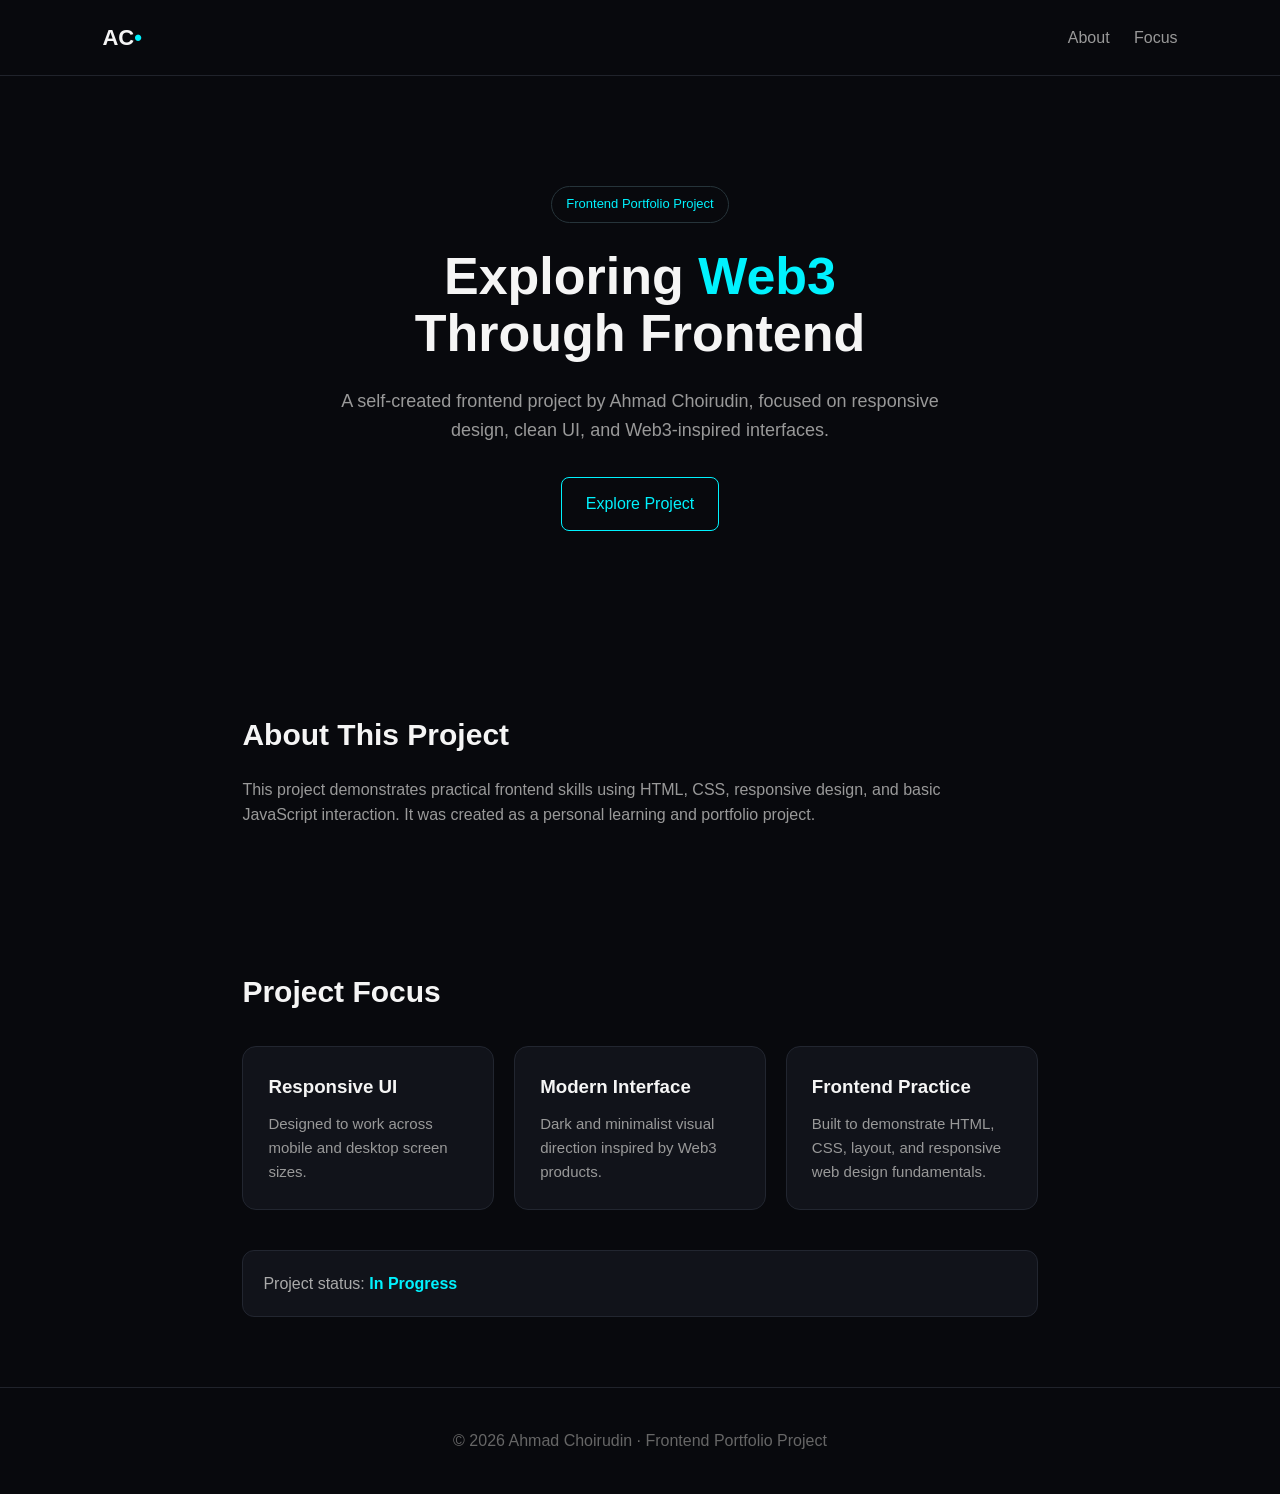
<file: web3-demo.html>
<!DOCTYPE html>
<html lang="en">
<head>
  <meta charset="UTF-8">
  <meta name="viewport" content="width=device-width, initial-scale=1.0">

  <title>Web3 Frontend Demo | Ahmad Choirudin</title>

  <meta name="description"
    content="A self-created Web3-inspired frontend project by Ahmad Choirudin.">

  <style>
    * {
      box-sizing: border-box;
      margin: 0;
      padding: 0;
    }

    html {
      scroll-behavior: smooth;
    }

    body {
      font-family: Arial, sans-serif;
      background: #08090d;
      color: #f5f5f5;
      line-height: 1.6;
    }

    nav {
      display: flex;
      justify-content: space-between;
      align-items: center;
      padding: 20px 8%;
      border-bottom: 1px solid #20232b;
    }

    .logo {
      font-size: 22px;
      font-weight: bold;
    }

    .logo span {
      color: #00f2fe;
    }

    nav a {
      color: #999;
      text-decoration: none;
      margin-left: 20px;
      transition: 0.2s;
    }

    nav a:hover {
      color: #00f2fe;
    }

    .hero {
      max-width: 1000px;
      margin: auto;
      padding: 110px 8%;
      text-align: center;
    }

    .badge {
      display: inline-block;
      padding: 7px 14px;
      border: 1px solid #26343a;
      border-radius: 30px;
      color: #00f2fe;
      font-size: 13px;
      margin-bottom: 25px;
    }

    .hero h1 {
      font-size: 52px;
      line-height: 1.1;
      margin-bottom: 25px;
    }

    .hero h1 span {
      color: #00f2fe;
    }

    .hero p {
      max-width: 650px;
      margin: auto;
      color: #999;
      font-size: 18px;
    }

    .button {
      display: inline-block;
      margin-top: 32px;
      padding: 13px 24px;
      border: 1px solid #00f2fe;
      border-radius: 8px;
      color: #00f2fe;
      text-decoration: none;
      transition: 0.2s;
    }

    .button:hover {
      background: #00f2fe;
      color: #08090d;
    }

    .section {
      max-width: 1000px;
      margin: auto;
      padding: 70px 8%;
    }

    .section h2 {
      font-size: 30px;
      margin-bottom: 18px;
    }

    .section > p {
      color: #999;
      max-width: 700px;
    }

    .cards {
      display: grid;
      grid-template-columns: repeat(3, 1fr);
      gap: 20px;
      margin-top: 30px;
    }

    .card {
      background: #11131a;
      border: 1px solid #222630;
      border-radius: 14px;
      padding: 25px;
      transition: 0.2s;
    }

    .card:hover {
      transform: translateY(-5px);
      border-color: #00f2fe;
    }

    .card h3 {
      margin-bottom: 10px;
    }

    .card p {
      color: #999;
      font-size: 15px;
    }

    .status {
      margin-top: 40px;
      padding: 20px;
      background: #11131a;
      border: 1px solid #222630;
      border-radius: 12px;
      color: #aaa;
    }

    .status strong {
      color: #00f2fe;
    }

    footer {
      text-align: center;
      padding: 40px 20px;
      color: #666;
      border-top: 1px solid #20232b;
    }

    @media (max-width: 700px) {
      nav {
        flex-direction: column;
        gap: 12px;
      }

      nav a {
        margin: 0 8px;
      }

      .hero {
        padding: 80px 8%;
      }

      .hero h1 {
        font-size: 38px;
      }

      .cards {
        grid-template-columns: 1fr;
      }
    }
  </style>
</head>

<body>

  <nav>
    <div class="logo">AC<span>•</span></div>

    <div>
      <a href="#about">About</a>
      <a href="#focus">Focus</a>
    </div>
  </nav>

  <section class="hero">
    <div class="badge">Frontend Portfolio Project</div>

    <h1>
      Exploring <span>Web3</span><br>
      Through Frontend
    </h1>

    <p>
      A self-created frontend project by Ahmad Choirudin,
      focused on responsive design, clean UI, and Web3-inspired interfaces.
    </p>

    <a class="button" href="#focus">Explore Project</a>
  </section>

  <section class="section" id="about">
    <h2>About This Project</h2>

    <p>
      This project demonstrates practical frontend skills using HTML,
      CSS, responsive design, and basic JavaScript interaction.
      It was created as a personal learning and portfolio project.
    </p>
  </section>

  <section class="section" id="focus">
    <h2>Project Focus</h2>

    <div class="cards">

      <div class="card">
        <h3>Responsive UI</h3>
        <p>
          Designed to work across mobile and desktop screen sizes.
        </p>
      </div>

      <div class="card">
        <h3>Modern Interface</h3>
        <p>
          Dark and minimalist visual direction inspired by Web3 products.
        </p>
      </div>

      <div class="card">
        <h3>Frontend Practice</h3>
        <p>
          Built to demonstrate HTML, CSS, layout, and responsive
          web design fundamentals.
        </p>
      </div>

    </div>

    <div class="status">
      Project status: <strong>In Progress</strong>
    </div>
  </section>

  <footer>
    © 2026 Ahmad Choirudin · Frontend Portfolio Project
  </footer>

</body>
</html>
</file>
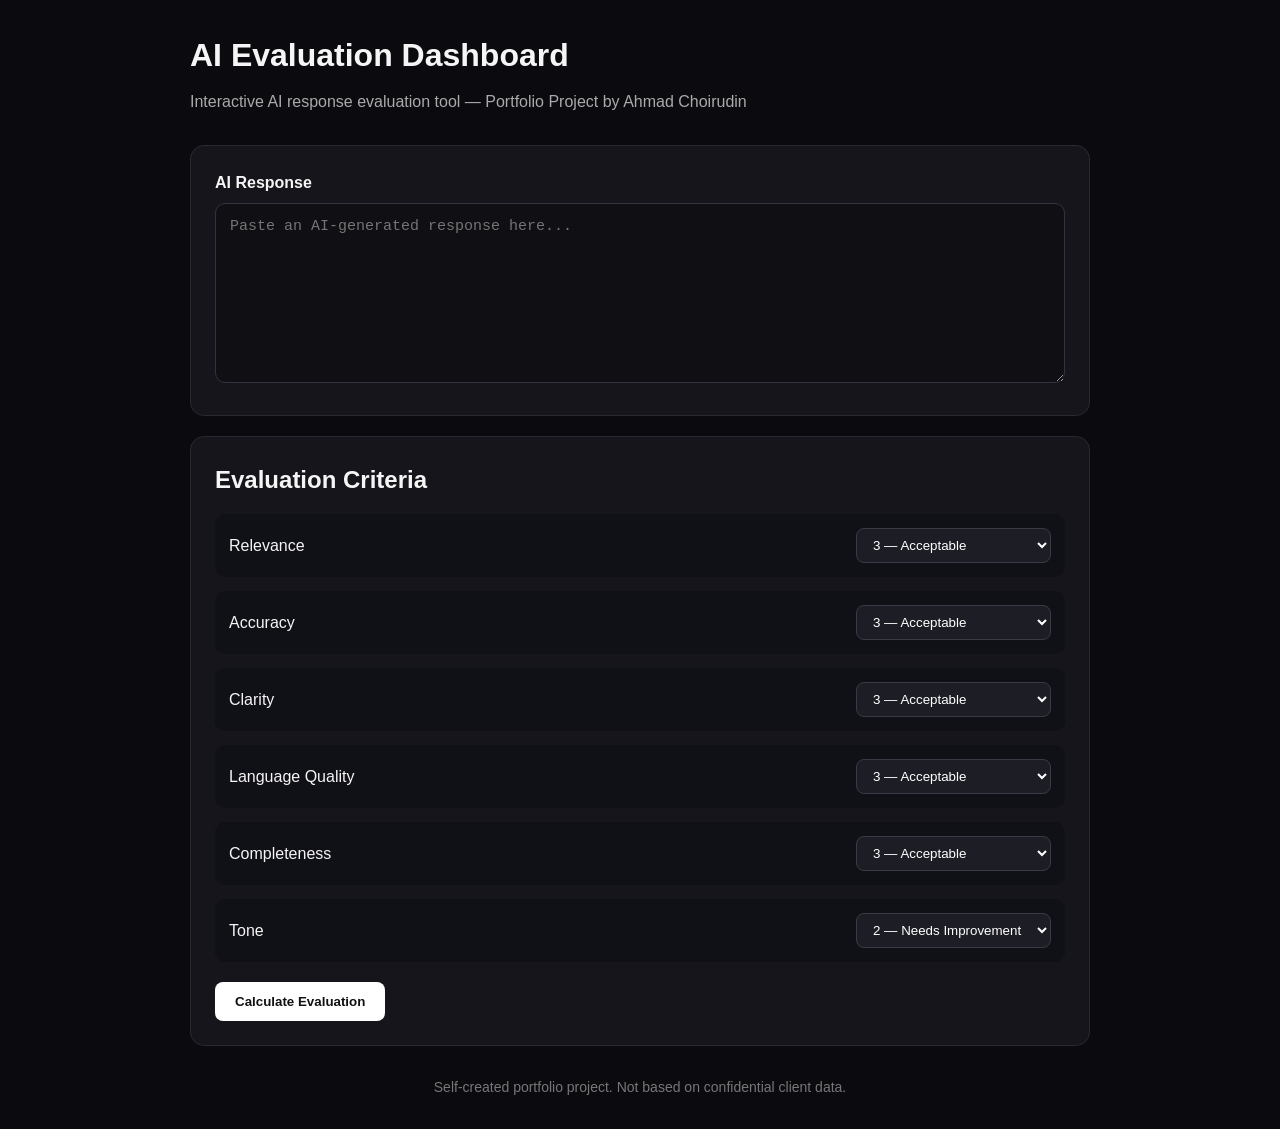
<file: ai-evaluation/dashboard.html>
<!DOCTYPE html>
<html lang="en">
<head>
  <meta charset="UTF-8">
  <meta name="viewport" content="width=device-width, initial-scale=1.0">
  <title>AI Evaluation Dashboard | Ahmad Choirudin</title>

  <style>
    * {
      box-sizing: border-box;
      margin: 0;
      padding: 0;
    }

    body {
      font-family: Arial, sans-serif;
      background: #0b0b0f;
      color: #f5f5f5;
      line-height: 1.6;
      padding: 30px 20px;
    }

    .container {
      max-width: 900px;
      margin: auto;
    }

    header {
      margin-bottom: 30px;
    }

    h1 {
      font-size: 32px;
      margin-bottom: 8px;
    }

    .subtitle {
      color: #aaa;
    }

    .card {
      background: #15151b;
      border: 1px solid #292933;
      border-radius: 14px;
      padding: 24px;
      margin-bottom: 20px;
    }

    label {
      display: block;
      margin-bottom: 8px;
      font-weight: bold;
    }

    textarea {
      width: 100%;
      min-height: 180px;
      background: #0f0f14;
      color: #fff;
      border: 1px solid #33333d;
      border-radius: 10px;
      padding: 14px;
      resize: vertical;
      font-size: 15px;
    }

    .criteria {
      display: grid;
      gap: 14px;
      margin-top: 15px;
    }

    .criterion {
      display: flex;
      align-items: center;
      justify-content: space-between;
      gap: 20px;
      padding: 14px;
      background: #101017;
      border-radius: 10px;
    }

    select {
      background: #1d1d25;
      color: white;
      border: 1px solid #3a3a46;
      border-radius: 8px;
      padding: 8px 12px;
    }

    button {
      margin-top: 20px;
      padding: 12px 20px;
      border: none;
      border-radius: 8px;
      background: white;
      color: #111;
      font-weight: bold;
      cursor: pointer;
    }

    button:hover {
      opacity: 0.85;
    }

    .result {
      margin-top: 20px;
      padding: 20px;
      border-radius: 10px;
      background: #101017;
      display: none;
    }

    .score {
      font-size: 28px;
      font-weight: bold;
      margin-bottom: 8px;
    }

    .footer {
      margin-top: 30px;
      color: #777;
      font-size: 14px;
      text-align: center;
    }
  </style>
</head>

<body>

  <div class="container">

    <header>
      <h1>AI Evaluation Dashboard</h1>
      <p class="subtitle">
        Interactive AI response evaluation tool — Portfolio Project by Ahmad Choirudin
      </p>
    </header>

    <section class="card">
      <label for="response">AI Response</label>

      <textarea
        id="response"
        placeholder="Paste an AI-generated response here..."
      ></textarea>
    </section>

    <section class="card">

      <h2>Evaluation Criteria</h2>

      <div class="criteria">

        <div class="criterion">
          <span>Relevance</span>
          <select class="rating">
            <option value="1">1 — Poor</option>
            <option value="2">2 — Needs Improvement</option>
            <option value="3" selected>3 — Acceptable</option>
            <option value="4">4 — Good</option>
            <option value="5">5 — Excellent</option>
          </select>
        </div>

        <div class="criterion">
          <span>Accuracy</span>
          <select class="rating">
            <option value="1">1 — Poor</option>
            <option value="2">2 — Needs Improvement</option>
            <option value="3" selected>3 — Acceptable</option>
            <option value="4">4 — Good</option>
            <option value="5">5 — Excellent</option>
          </select>
        </div>

        <div class="criterion">
          <span>Clarity</span>
          <select class="rating">
            <option value="1">1 — Poor</option>
            <option value="2">2 — Needs Improvement</option>
            <option value="3" selected>3 — Acceptable</option>
            <option value="4">4 — Good</option>
            <option value="5">5 — Excellent</option>
          </select>
        </div>

        <div class="criterion">
          <span>Language Quality</span>
          <select class="rating">
            <option value="1">1 — Poor</option>
            <option value="2">2 — Needs Improvement</option>
            <option value="3" selected>3 — Acceptable</option>
            <option value="4">4 — Good</option>
            <option value="5">5 — Excellent</option>
          </select>
        </div>

        <div class="criterion">
          <span>Completeness</span>
          <select class="rating">
            <option value="1">1 — Poor</option>
            <option value="2">2 — Needs Improvement</option>
            <option value="3" selected>3 — Acceptable</option>
            <option value="4">4 — Good</option>
            <option value="5">5 — Excellent</option>
          </select>
        </div>

        <div class="criterion">
          <span>Tone</span>
          <select class="rating">
            <option value="1">1 — Poor</option>
            <option value="2" selected>2 — Needs Improvement</option>
            <option value="3">3 — Acceptable</option>
            <option value="4">4 — Good</option>
            <option value="5">5 — Excellent</option>
          </select>
        </div>

      </div>

      <button onclick="calculateScore()">Calculate Evaluation</button>

      <div class="result" id="result">
        <div class="score" id="score"></div>
        <p id="assessment"></p>
      </div>

    </section>

    <p class="footer">
      Self-created portfolio project. Not based on confidential client data.
    </p>

  </div>

  <script>
    function calculateScore() {
      const ratings = document.querySelectorAll(".rating");

      let total = 0;

      ratings.forEach(rating => {
        total += Number(rating.value);
      });

      const average = total / ratings.length;

      document.getElementById("result").style.display = "block";

      document.getElementById("score").textContent =
        `Average Score: ${average.toFixed(2)} / 5`;

      let assessment = "";

      if (average >= 4) {
        assessment = "Overall quality: Strong.";
      } else if (average >= 3) {
        assessment = "Overall quality: Acceptable, with room for improvement.";
      } else {
        assessment = "Overall quality: Needs significant improvement.";
      }

      document.getElementById("assessment").textContent = assessment;
    }
  </script>

</body>
  </html>
</file>
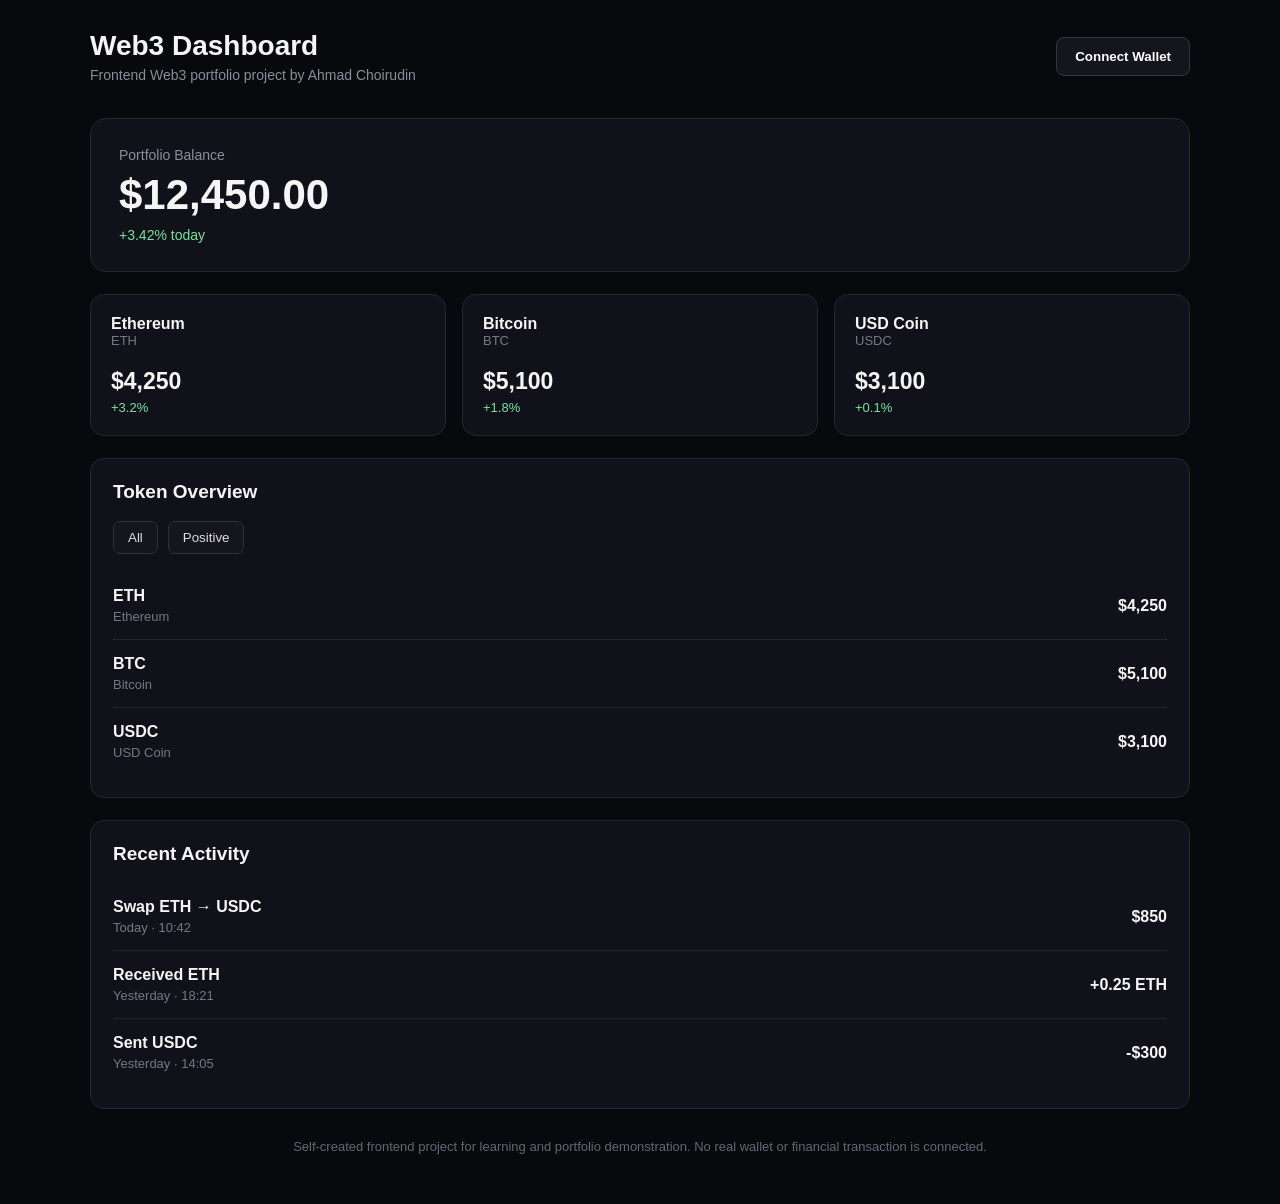
<file: frontend/web3-dashboard.html>
<!DOCTYPE html>
<html lang="en">
<head>
  <meta charset="UTF-8">
  <meta name="viewport" content="width=device-width, initial-scale=1.0">

  <title>Web3 Dashboard | Ahmad Choirudin</title>

  <style>
    * {
      box-sizing: border-box;
      margin: 0;
      padding: 0;
    }

    body {
      font-family: Arial, sans-serif;
      background: #08090d;
      color: #f5f5f5;
      min-height: 100vh;
    }

    .container {
      width: min(1100px, 92%);
      margin: auto;
      padding: 30px 0 50px;
    }

    header {
      display: flex;
      justify-content: space-between;
      align-items: center;
      gap: 20px;
      margin-bottom: 35px;
    }

    .brand h1 {
      font-size: 28px;
      margin-bottom: 5px;
    }

    .brand p {
      color: #8d8d98;
      font-size: 14px;
    }

    .wallet-btn {
      border: 1px solid #353541;
      background: #15161d;
      color: white;
      padding: 11px 18px;
      border-radius: 8px;
      cursor: pointer;
      font-weight: bold;
    }

    .wallet-btn:hover {
      background: #20212a;
    }

    .hero {
      background: #111219;
      border: 1px solid #252630;
      border-radius: 16px;
      padding: 28px;
      margin-bottom: 22px;
    }

    .hero-label {
      color: #8d8d98;
      font-size: 14px;
      margin-bottom: 8px;
    }

    .balance {
      font-size: 42px;
      font-weight: bold;
      margin-bottom: 8px;
    }

    .change {
      font-size: 14px;
    }

    .positive {
      color: #72e6a1;
    }

    .grid {
      display: grid;
      grid-template-columns: repeat(3, 1fr);
      gap: 16px;
      margin-bottom: 22px;
    }

    .token {
      background: #111219;
      border: 1px solid #252630;
      border-radius: 14px;
      padding: 20px;
    }

    .token-top {
      display: flex;
      justify-content: space-between;
      margin-bottom: 20px;
    }

    .token-name {
      font-weight: bold;
    }

    .token-symbol {
      color: #777783;
      font-size: 13px;
    }

    .token-price {
      font-size: 23px;
      font-weight: bold;
      margin-bottom: 5px;
    }

    .token-change {
      font-size: 13px;
    }

    .section {
      background: #111219;
      border: 1px solid #252630;
      border-radius: 14px;
      padding: 22px;
      margin-bottom: 22px;
    }

    .section h2 {
      font-size: 19px;
      margin-bottom: 18px;
    }

    .activity {
      display: flex;
      justify-content: space-between;
      align-items: center;
      gap: 15px;
      padding: 15px 0;
      border-bottom: 1px solid #24252d;
    }

    .activity:last-child {
      border-bottom: none;
    }

    .activity-title {
      font-weight: bold;
      margin-bottom: 4px;
    }

    .activity-meta {
      color: #777783;
      font-size: 13px;
    }

    .activity-value {
      font-weight: bold;
      text-align: right;
    }

    .filter {
      display: flex;
      gap: 10px;
      margin-bottom: 18px;
      flex-wrap: wrap;
    }

    .filter button {
      background: #15161d;
      border: 1px solid #30313b;
      color: #ddd;
      padding: 8px 14px;
      border-radius: 7px;
      cursor: pointer;
    }

    .filter button:hover {
      background: #20212a;
    }

    footer {
      text-align: center;
      color: #666672;
      font-size: 13px;
      margin-top: 30px;
    }

    .modal {
      display: none;
      position: fixed;
      inset: 0;
      background: rgba(0, 0, 0, 0.75);
      align-items: center;
      justify-content: center;
      padding: 20px;
    }

    .modal-box {
      width: min(400px, 100%);
      background: #15161d;
      border: 1px solid #30313b;
      border-radius: 14px;
      padding: 24px;
    }

    .modal-box h2 {
      margin-bottom: 10px;
    }

    .modal-box p {
      color: #9999a5;
      font-size: 14px;
      margin-bottom: 18px;
    }

    .wallet-option {
      width: 100%;
      background: #0d0e13;
      color: white;
      border: 1px solid #30313b;
      padding: 13px;
      border-radius: 8px;
      margin-bottom: 10px;
      cursor: pointer;
      text-align: left;
    }

    .close-btn {
      width: 100%;
      padding: 11px;
      margin-top: 5px;
      background: transparent;
      color: #aaa;
      border: 1px solid #30313b;
      border-radius: 8px;
      cursor: pointer;
    }

    @media (max-width: 750px) {
      header {
        flex-direction: column;
        align-items: flex-start;
      }

      .grid {
        grid-template-columns: 1fr;
      }

      .balance {
        font-size: 34px;
      }

      .activity {
        align-items: flex-start;
      }
    }
  </style>
</head>

<body>

  <div class="container">

    <header>
      <div class="brand">
        <h1>Web3 Dashboard</h1>
        <p>Frontend Web3 portfolio project by Ahmad Choirudin</p>
      </div>

      <button class="wallet-btn" onclick="openWallet()">
        Connect Wallet
      </button>
    </header>

    <section class="hero">
      <div class="hero-label">Portfolio Balance</div>

      <div class="balance">
        $12,450.00
      </div>

      <div class="change positive">
        +3.42% today
      </div>
    </section>

    <section class="grid">

      <div class="token">
        <div class="token-top">
          <div>
            <div class="token-name">Ethereum</div>
            <div class="token-symbol">ETH</div>
          </div>
        </div>

        <div class="token-price">$4,250</div>
        <div class="token-change positive">+3.2%</div>
      </div>

      <div class="token">
        <div class="token-top">
          <div>
            <div class="token-name">Bitcoin</div>
            <div class="token-symbol">BTC</div>
          </div>
        </div>

        <div class="token-price">$5,100</div>
        <div class="token-change positive">+1.8%</div>
      </div>

      <div class="token">
        <div class="token-top">
          <div>
            <div class="token-name">USD Coin</div>
            <div class="token-symbol">USDC</div>
          </div>
        </div>

        <div class="token-price">$3,100</div>
        <div class="token-change positive">+0.1%</div>
      </div>

    </section>

    <section class="section">

      <h2>Token Overview</h2>

      <div class="filter">
        <button onclick="filterTokens('all')">All</button>
        <button onclick="filterTokens('positive')">Positive</button>
      </div>

      <div id="token-list">

        <div class="activity token-item positive-item">
          <div>
            <div class="activity-title">ETH</div>
            <div class="activity-meta">Ethereum</div>
          </div>

          <div class="activity-value">
            $4,250
          </div>
        </div>

        <div class="activity token-item positive-item">
          <div>
            <div class="activity-title">BTC</div>
            <div class="activity-meta">Bitcoin</div>
          </div>

          <div class="activity-value">
            $5,100
          </div>
        </div>

        <div class="activity token-item">
          <div>
            <div class="activity-title">USDC</div>
            <div class="activity-meta">USD Coin</div>
          </div>

          <div class="activity-value">
            $3,100
          </div>
        </div>

      </div>

    </section>

    <section class="section">

      <h2>Recent Activity</h2>

      <div class="activity">
        <div>
          <div class="activity-title">Swap ETH → USDC</div>
          <div class="activity-meta">Today · 10:42</div>
        </div>

        <div class="activity-value">
          $850
        </div>
      </div>

      <div class="activity">
        <div>
          <div class="activity-title">Received ETH</div>
          <div class="activity-meta">Yesterday · 18:21</div>
        </div>

        <div class="activity-value">
          +0.25 ETH
        </div>
      </div>

      <div class="activity">
        <div>
          <div class="activity-title">Sent USDC</div>
          <div class="activity-meta">Yesterday · 14:05</div>
        </div>

        <div class="activity-value">
          -$300
        </div>
      </div>

    </section>

    <footer>
      Self-created frontend project for learning and portfolio demonstration.
      No real wallet or financial transaction is connected.
    </footer>

  </div>

  <div class="modal" id="walletModal">

    <div class="modal-box">

      <h2>Connect Wallet</h2>

      <p>
        Wallet connection is currently a frontend demonstration.
      </p>

      <button class="wallet-option" onclick="connectWallet('MetaMask')">
        🦊 MetaMask
      </button>

      <button class="wallet-option" onclick="connectWallet('WalletConnect')">
        🔗 WalletConnect
      </button>

      <button class="wallet-option" onclick="connectWallet('Coinbase Wallet')">
        💼 Coinbase Wallet
      </button>

      <button class="close-btn" onclick="closeWallet()">
        Cancel
      </button>

    </div>

  </div>

  <script>

    function openWallet() {
      document.getElementById("walletModal").style.display = "flex";
    }

    function closeWallet() {
      document.getElementById("walletModal").style.display = "none";
    }

    function connectWallet(wallet) {
      const button = document.querySelector(".wallet-btn");

      button.textContent = wallet + " Connected";

      closeWallet();
    }

    function filterTokens(type) {

      const items = document.querySelectorAll(".token-item");

      items.forEach(item => {

        if (type === "all") {
          item.style.display = "flex";
        }

        if (type === "positive") {

          if (item.classList.contains("positive-item")) {
            item.style.display = "flex";
          } else {
            item.style.display = "none";
          }

        }

      });

    }

  </script>

</body>
</html>
</file>
